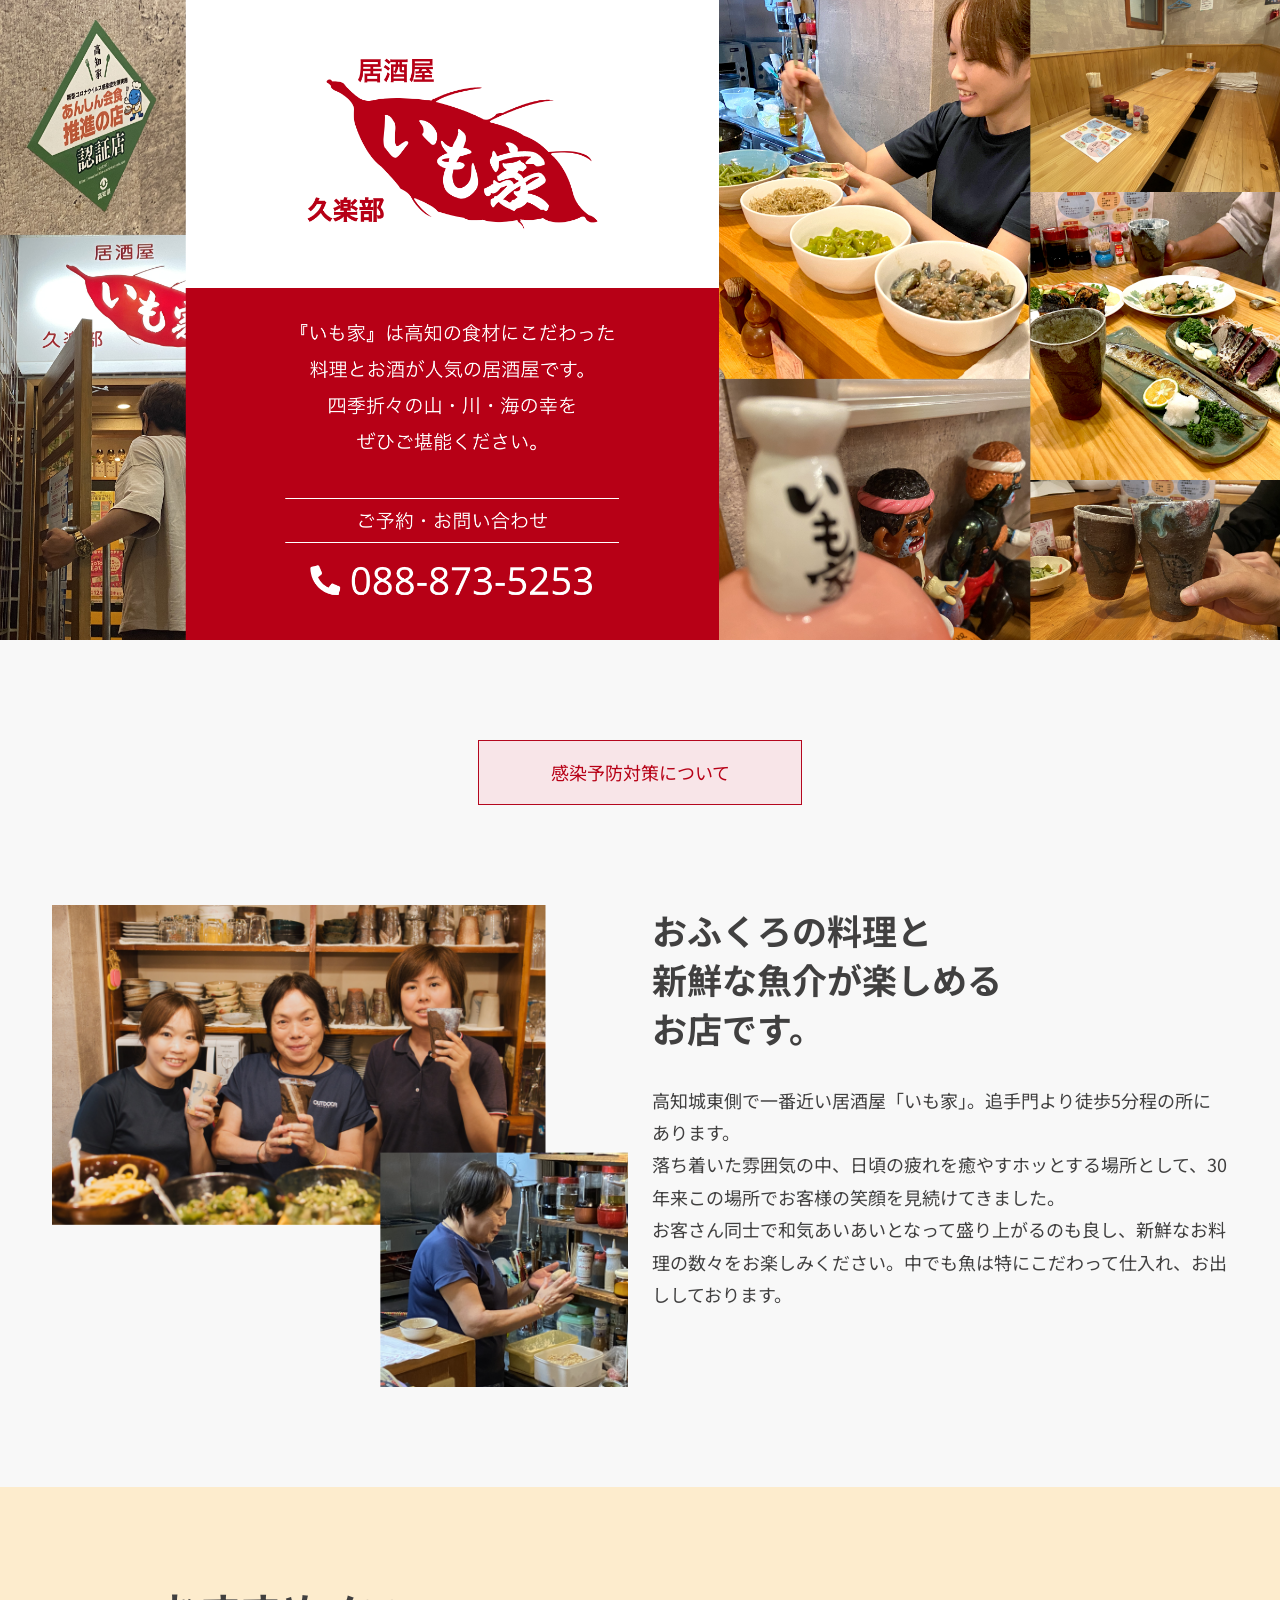
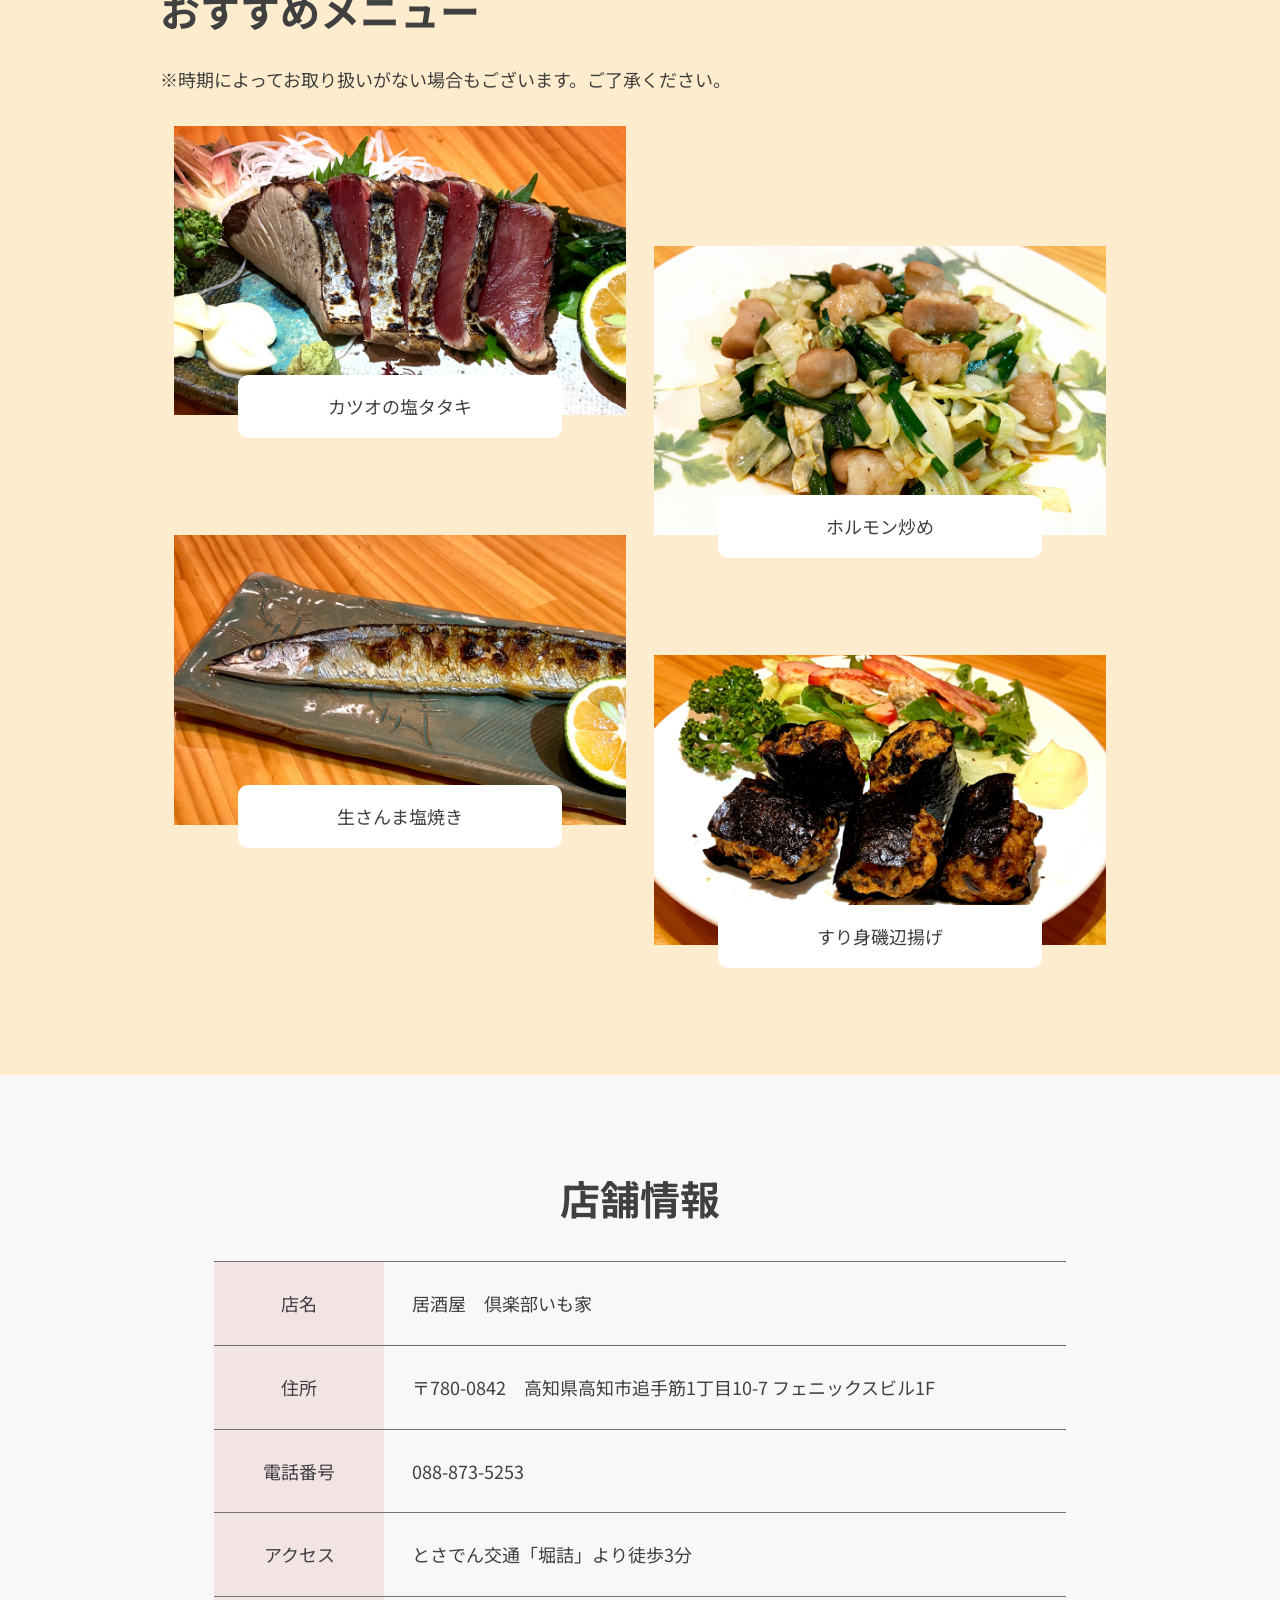
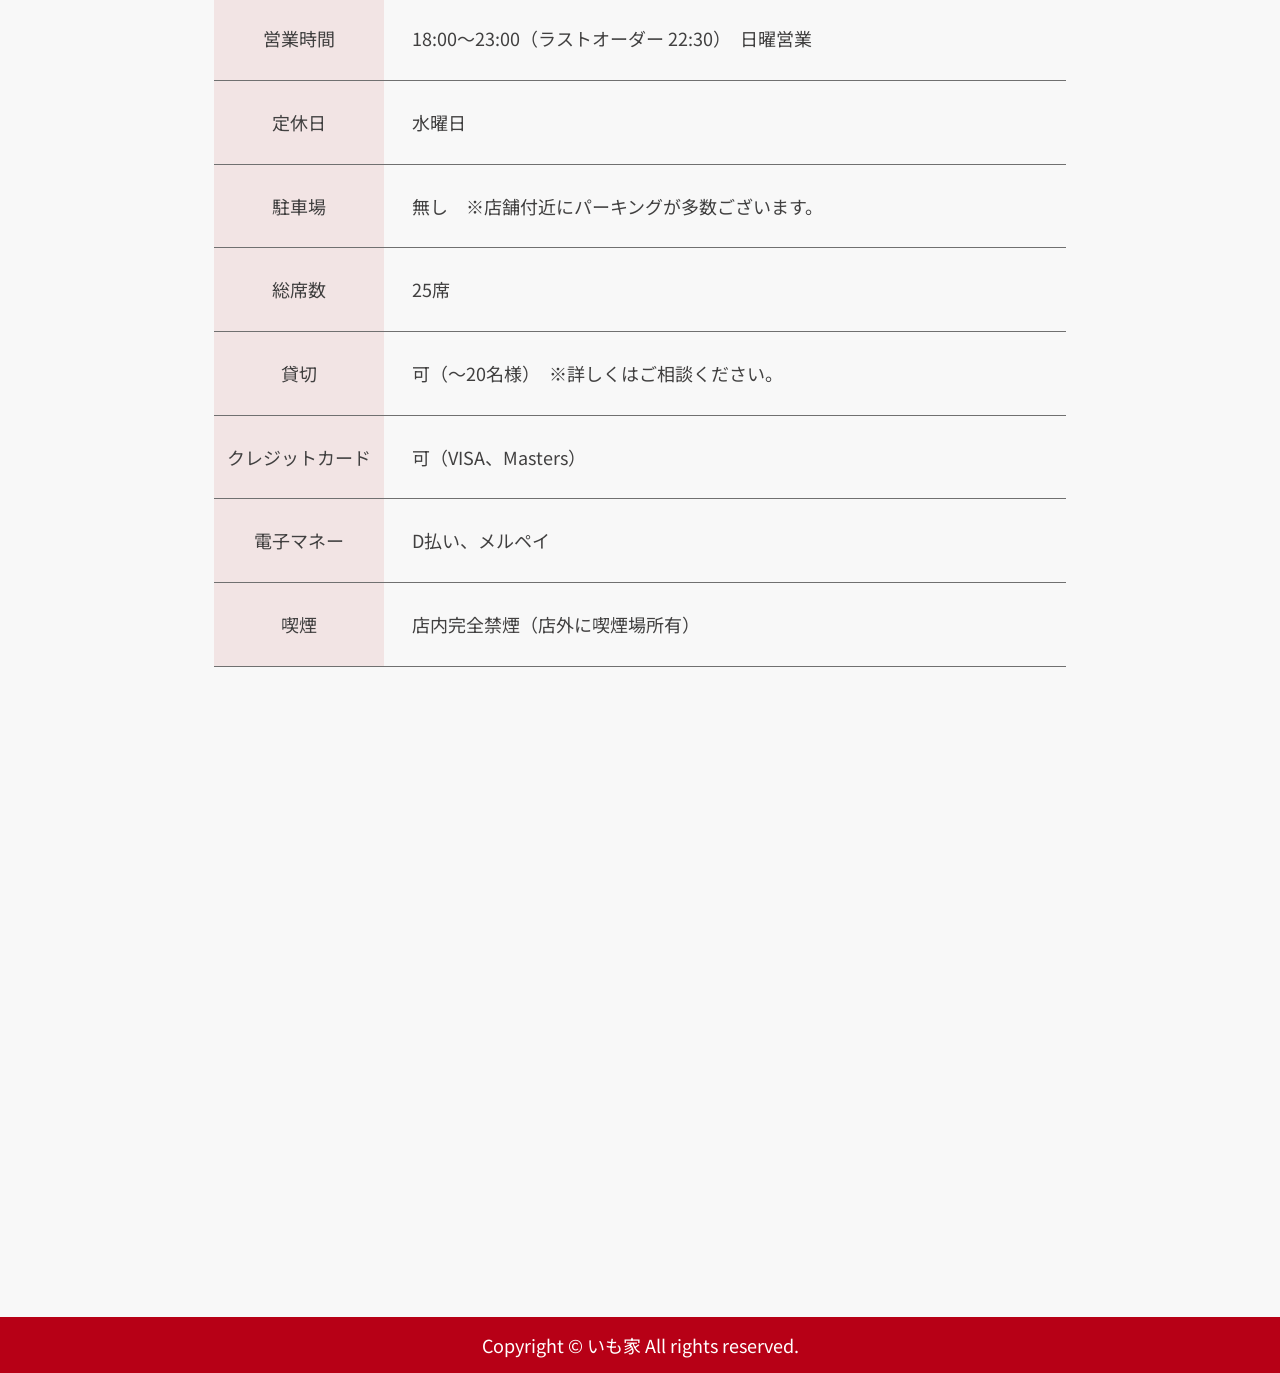
<file: index.html>
<!DOCTYPE html>
<html lang="ja">
  <head>
    <meta charset="utf-8">
    <meta name="viewport" content="width=device-width, initial-scale=1.0">
    <title>いも家</title>
    <meta name="description" content="高知の食材にこだわった料理とお酒が人気の居酒屋">
    <!-- CSS -->
    <!-- <link rel="stylesheet" href="https://unpkg.com/ress/dist/ress.min.css"> -->
    <link rel="stylesheet" href="css/reset.css">
    <link href="css/style.css" rel="stylesheet">
    <!-- Google font -->
    <link rel="preconnect" href="https://fonts.googleapis.com">
    <link rel="preconnect" href="https://fonts.gstatic.com" crossorigin>
    <link href="https://fonts.googleapis.com/css2?family=Noto+Sans+JP:wght@400;700&display=swap" rel="stylesheet">
  </head>

 
  <body>
    <section class="mv">
      <picture>
        <source srcset="images/main.png" media="(min-width: 769px)">
        <source srcset="images/sp-main.png" media="(max-width: 768px)">
        <img src="images/sp-main.png" alt="">
      </picture>
      <!-- <div class="mv_imagebox"><img src="images/main.png" alt="メイン画像"></div> -->
    </section>
    <section>
      <div class="container">
        <div class="info_box">
          <a href="#">感染予防対策について</a>
        </div>
        <div class="info_wrap">
         <div class="info_left">
            <img src="images/info.png" alt="">
         </div>
         <div class="info_right"> 
            <h1 class="info_right-ttl">
            おふくろの料理と<br>新鮮な魚介が楽しめる<br class="pc_br">お店です。
            </h1>
            <p class="info_right-about">
            高知城東側で一番近い居酒屋「いも家」。追手門より徒歩5分程の所にあります。<br>
            落ち着いた雰囲気の中、日頃の疲れを癒やすホッとする場所として、30年来この場所でお客様の笑顔を見続けてきました。<br>
            お客さん同士で和気あいあいとなって盛り上がるのも良し、新鮮なお料理の数々をお楽しみください。中でも魚は特にこだわって仕入れ、お出ししております。
            </p>
         </div>  
       </div>
      </div>
    </section>

    <section class="menu">
      <div class="container">
      <div class="menu_wrap">
      <h2 class="menu_title">おすすめメニュー</h2>
      <p class="menu_text">※時期によってお取り扱いがない場合もございます。ご了承ください。</p>
        <div class="menu_left">
            <div class="menu_item1">
              <img src="images/menu01.png" alt="">
              <p class="menu_name">カツオの塩タタキ</p>
            </div>
            <div class="menu_item2">
              <img src="images/menu02.png" alt="">
              <p class="menu_name">ホルモン炒め</p>
            </div>              
        </div>
        <div class="menu_right">
          <div class="menu_item3">
            <img src="images/menu03.png" alt="">
            <p class="menu_name">生さんま塩焼き</p>
          </div>
          <div class="menu_item4">
            <img src="images/menu04.png" alt="">
            <p class="menu_name">すり身磯辺揚げ</p>
          </div>          
        </div>  
      </div>
      </div>  
    </section>

    <section class="company">
      <h3 class="company_title">店舗情報</h3>
      <div class="container">
        <table class="company_table">
          <tr>
            <th>店名</th>
            <td>居酒屋　倶楽部いも家</td>
          </tr>
          <tr>
            <th>住所</th>
            <td>〒780-0842　<br class="sp_br">高知県高知市追手筋1丁目10-7 フェニックスビル1F</td>
          </tr>  
          <tr>
            <th>電話番号</th>
            <td>088-873-5253</td>
          </tr>
          <tr>
            <th>アクセス</th>
            <td>とさでん交通「堀詰」より徒歩3分</td>
          </tr>
          <tr>
            <th>営業時間</th>
            <td>18:00〜23:00（ラストオーダー 22:30）　日曜営業</td>
          </tr>  
          <tr>
            <th>定休日</th>
            <td>水曜日</td>
          </tr>
          <tr>
            <th>駐車場</th>
            <td>無し　※店舗付近にパーキングが多数ございます。</td>
          </tr>
          <tr>
            <th>総席数</th>
            <td>25席</td>
          </tr>  
          <tr>
            <th>貸切</th>
            <td>可（〜20名様）　※詳しくはご相談ください。</td>
          </tr>
          <tr>
            <th>クレジットカード</th>
            <td>可（VISA、Masters）</td>
          </tr>
          <tr>
            <th>電子マネー</th>
            <td>D払い、メルペイ</td>
          </tr>  
          <tr>
            <th>喫煙</th>
            <td>店内完全禁煙（店外に喫煙場所有）</td>
          </tr>                                                      
        </table>
        <div class="location_map">
          <iframe src="https://www.google.com/maps/embed?pb=!1m18!1m12!1m3!1d3324.673728707055!2d133.5382926!3d33.56185249999999!2m3!1f0!2f0!3f0!3m2!1i1024!2i768!4f13.1!3m3!1m2!1s0x354e19371bac8ef5%3A0xcfbbec4287f2cbe0!2z44CSNzgwLTA4NDIg6auY55-l55yM6auY55-l5biC6L-95omL562L77yR5LiB55uu77yR77yQ4oiS77yXIOODleOCp-ODi-ODg-OCr-OCueODk-ODqw!5e0!3m2!1sja!2sjp!4v1653887367607!5m2!1sja!2sjp" width="800" height="400" style="border:0;" allowfullscreen="" loading="lazy" referrerpolicy="no-referrer-when-downgrade"></iframe>
        </div>
      </div>      
      </div>  
    </section>
    <footer>
      <div class="wrapper">
        <p>Copyright ©️ いも家 All rights reserved.</p>
      </div>
    </footer>
  </body>
</html>
</file>
<file: css/style.css>
@charset "UTF-8";

body {
  font-family: "Noto Sans JP", sans-serif;
  background-color: #f8f8f8;
  color: #414040;
  font-size: 18px;
}
@media screen and (max-width:768px) {
body {
  background-color: #fff;

}
}
/* PCの時に改行 */
@media screen and (max-width:768px) {
.pc_br {
  display: none;
} 
}
/* スマホの時に改行 */
.sp_br {
  display: none;
}
@media screen and (max-width:768px) {
.sp_br {
  display: block;
}
}

/* メイン */
.mv {
  margin-bottom: 100px;
  background-color: #6B0007;
}
@media screen and (max-width:768px) { 
.mv {
  margin-bottom: 70px;
}
}
.mv_imagebox {
  max-width: 1200px;
  margin: 0 auto;
}

/* 画像を扱いやすくする */
img {
  max-width: 100%;
  width: 100%;
  height: auto;
}
@media screen and (max-width:768px) { 
  img {
  background-color: #fff;
}
}

/* コンテイナータグ */
.container {
  max-width: 1240px;
  padding: 0 20px;
  margin: 0 auto; 
}
/* インフォメーション */
.info_box {
  max-width: 324px;
  text-align: center;
  margin: 0 auto;    
  background-color: #F8E5E8;
  border: 1px solid #B5071E;
  padding: 21px 0;
  margin-bottom: 100px;
  font-weight: 400;
}
@media screen and (max-width:768px) { 
.info_box {
  margin-bottom: 70px;
}
}
.info_box a{
  color: #B70016;
  display: block;
}
.info_wrap {
  display: flex;
  justify-content: space-around;   
}
@media screen and (max-width:768px) { 
.info_wrap {
  flex-direction: column;
  align-items: center;
}
}
.info_left {
  width: 48%;
}
@media screen and (max-width:768px) { 
.info_left {
  /* width: 100%; */
  /* margin-bottom: 40px; */
  margin: 0 calc(50% - 50vw) 40px;
	width: 100vw;
}
}
.info_right {
  width: 48%;
}
@media screen and (max-width:768px) { 
.info_right {
  width: 100%;
}
}
.info_right-ttl {
  line-height: 1.4;
  font-size: 35px;
  font-weight: 700;
  padding-bottom: 32px;
}
@media screen and (max-width:768px) { 
.info_right-ttl {
  font-size: 30px;
  padding-bottom: 40px;
  text-align: center;  
}
}  
.info_right-about {
  line-height: 1.8;
  font-size: 18px;
  font-weight: 400;
}
@media screen and (max-width:768px) { 
.info_right-about {
  padding: 0 15px;
}
}

/* おすすめメニュー */
.menu {
  background-color: #fdeccd;
  padding: 100px 0 130px 0;
  margin-top: 100px;
}
@media screen and (max-width:768px) { 
.menu {
  padding: 76px 0 100px 0;
  margin-top: 70px;
}
}  
.menu_wrap {
  width: 80%;
  margin: 0 auto;
}
@media screen and (max-width:768px) { 
.menu_wrap {
  width: 100%;
}
}  
.menu_title {
  font-size: 40px;
  font-weight: 700;
}
@media screen and (max-width:768px) { 
.menu_title {
  font-size: 30px;
  text-align: center;
}
}  
.menu_text {
  padding: 36px 0;
  font-weight: 400;
}
@media screen and (max-width:768px) { 
.menu_text {
  padding: 40px 0 50px 0;
}
}  
.menu_left {
  display: flex;
  justify-content: space-around;
}
@media screen and (max-width:768px) { 
.menu_left {
  display: flex;
  justify-content: space-around;
  flex-direction: column;
  align-items: center;
  padding: 0 25px; 
}
}  
.menu_item1 {
  width: 47%;
  position: relative;
}
@media screen and (max-width:768px) { 
.menu_item1 {
  width: 100%;
}
} 
.menu_item2 {
  margin-top: 120px;
  position: relative;
  width: 47%;
}
@media screen and (max-width:768px) { 
.menu_item2 {
  width: 100%;
  margin-top: 90px;
}
} 
.menu_right {
  display: flex;
  justify-content: space-around;
}
@media screen and (max-width:768px) { 
.menu_right {
  display: flex;
  justify-content: space-around;
  flex-direction: column;
  align-items: center; 
  padding: 0 25px; 
}
}  
.menu_item3 {
  width: 47%;
  position: relative;
}
@media screen and (max-width:768px) { 
.menu_item3 {
  width: 100%;
  margin-top: 90px;
}
} 
.menu_item4 {
  margin-top: 120px;
  position: relative;
  width: 47%;
}
@media screen and (max-width:768px) { 
.menu_item4 {
  width: 100%;
  margin-top: 90px;
}
} 
.menu_name {
  position: absolute;
  transform: translateX(-50%);
  left: 50%;    
  background-color: #fff;
  text-align: center;
  max-width: 324px;
  padding: 21px 0;
  font-weight: 400;
  width: 80%;
  border-radius: 10px;
  margin-top: -40px;
}
@media screen and (max-width:768px) { 
.menu_name {
  max-width: 500px;
}
} 

/* 店舗情報 */
.company_title {
  font-size: 40px;
  font-weight: 700;
  text-align: center;
  margin: 100px 0 40px;
}
@media screen and (max-width:768px) { 
.company_title {
  font-size: 30px;
  margin: 70px 0 30px;
}
}  
.company_table {
  max-width: 852px;
  margin: 0 auto;
  border-collapse: collapse;
  border-spacing: 0;
  width: 100%;
}
.company_table tr:last-child td{
  border-bottom: 1px solid #707070;

}
.company_table th {
  border-top: 1px solid #707070;  
  border-bottom: 1px solid #707070;
  background: #f2e4e4;
  width: 20%;
  padding: 31px 5px;
  font-weight: 400;
  text-align: center;
}
@media screen and (max-width:768px) { 
.company_table th {
  display: block;
  width: 100%;
  padding: 12px;
  border-bottom: none;
}
}  
.company_table td {
  border-top: 1px solid #707070;
  border-bottom: 1px solid #707070;
  width: 80%;
  padding: 28px 0 28px 28px;
  font-weight: 400;
}
@media screen and (max-width:768px) { 
.company_table td {
  display: block;
  width: 100%;
  padding: 21px;  
  text-align: center;
  border-bottom: none;
}
} 

/* 地図 */
iframe {
  width: 100%;
  margin: 100px 0 150px 0;
}
@media screen and (max-width:768px) { 
iframe {
  margin: 70px 0 100px 0;
}
}  
/* フッター */
footer {
  background: #b70016;
  text-align: center;
  padding: 18px 0;
}
footer p {
  color: #fff;
  font-size: 18px;
  font-weight: 400px;
}
</file>
